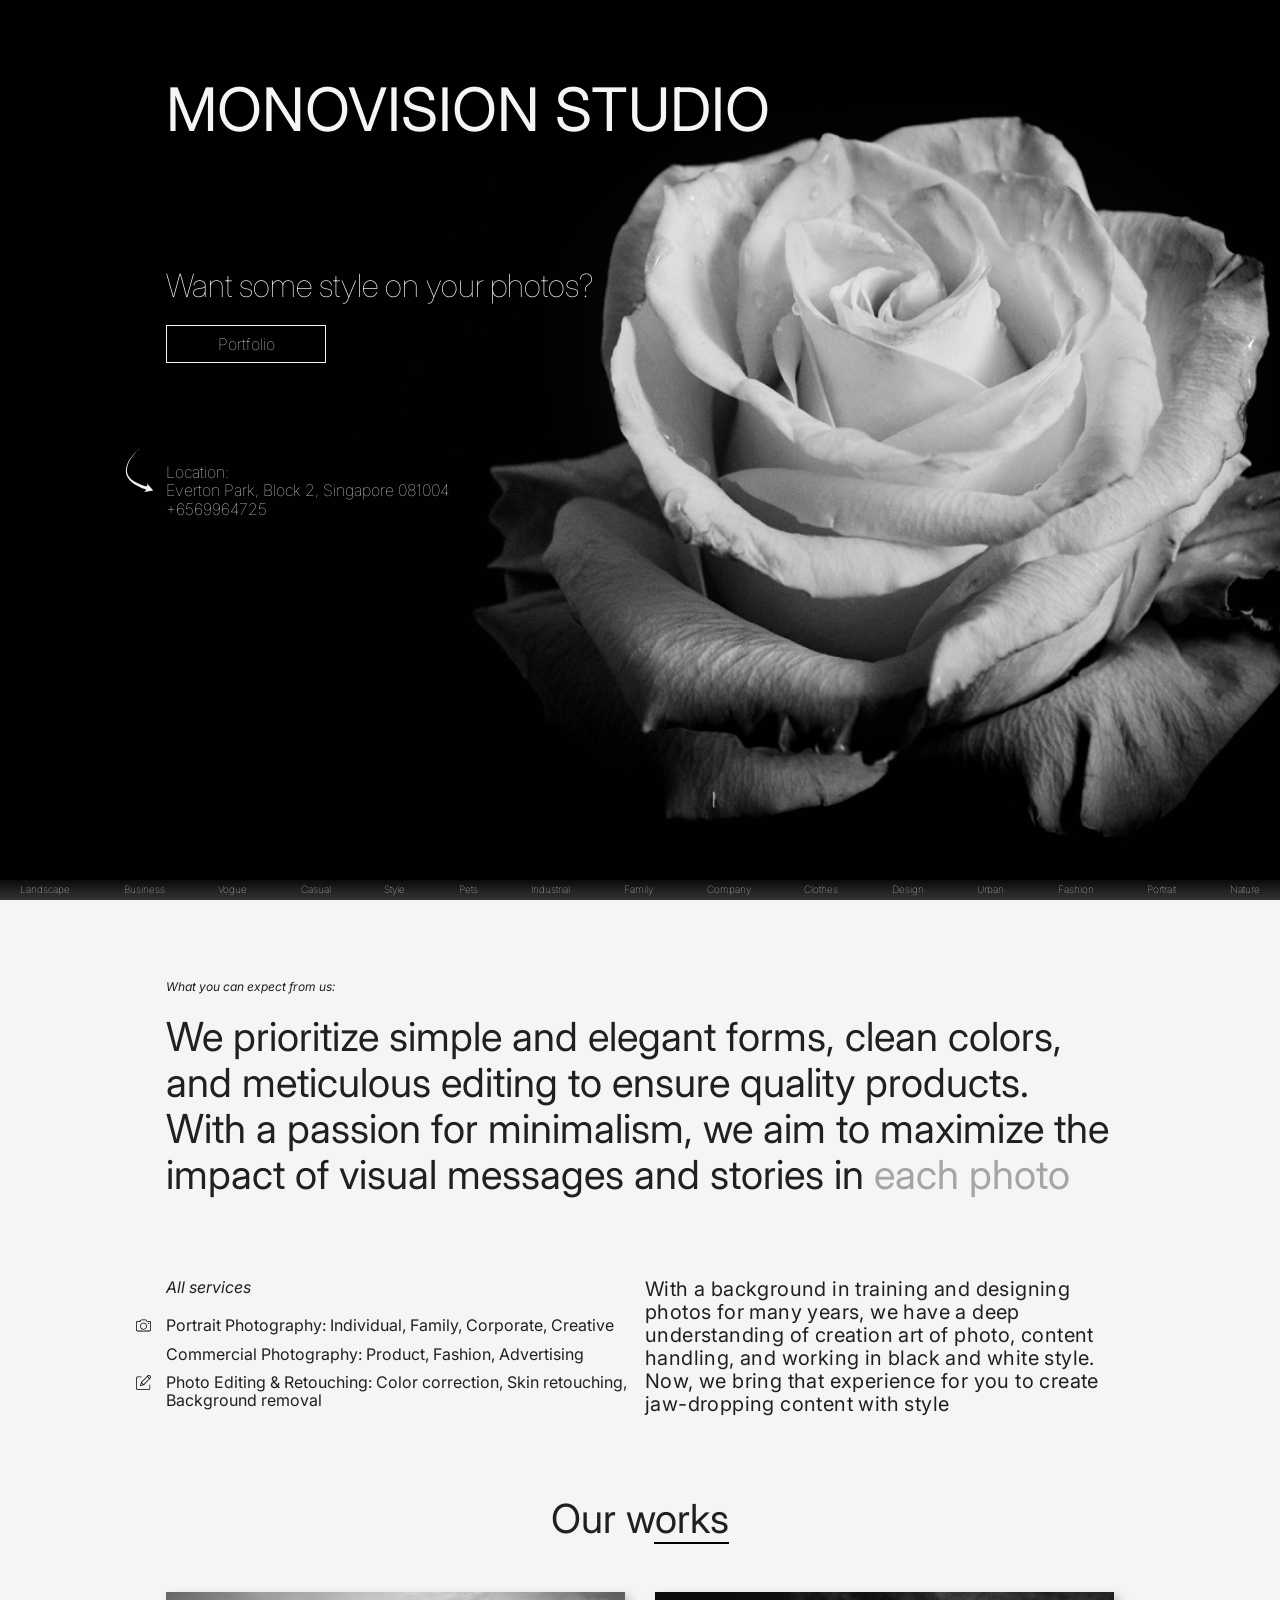
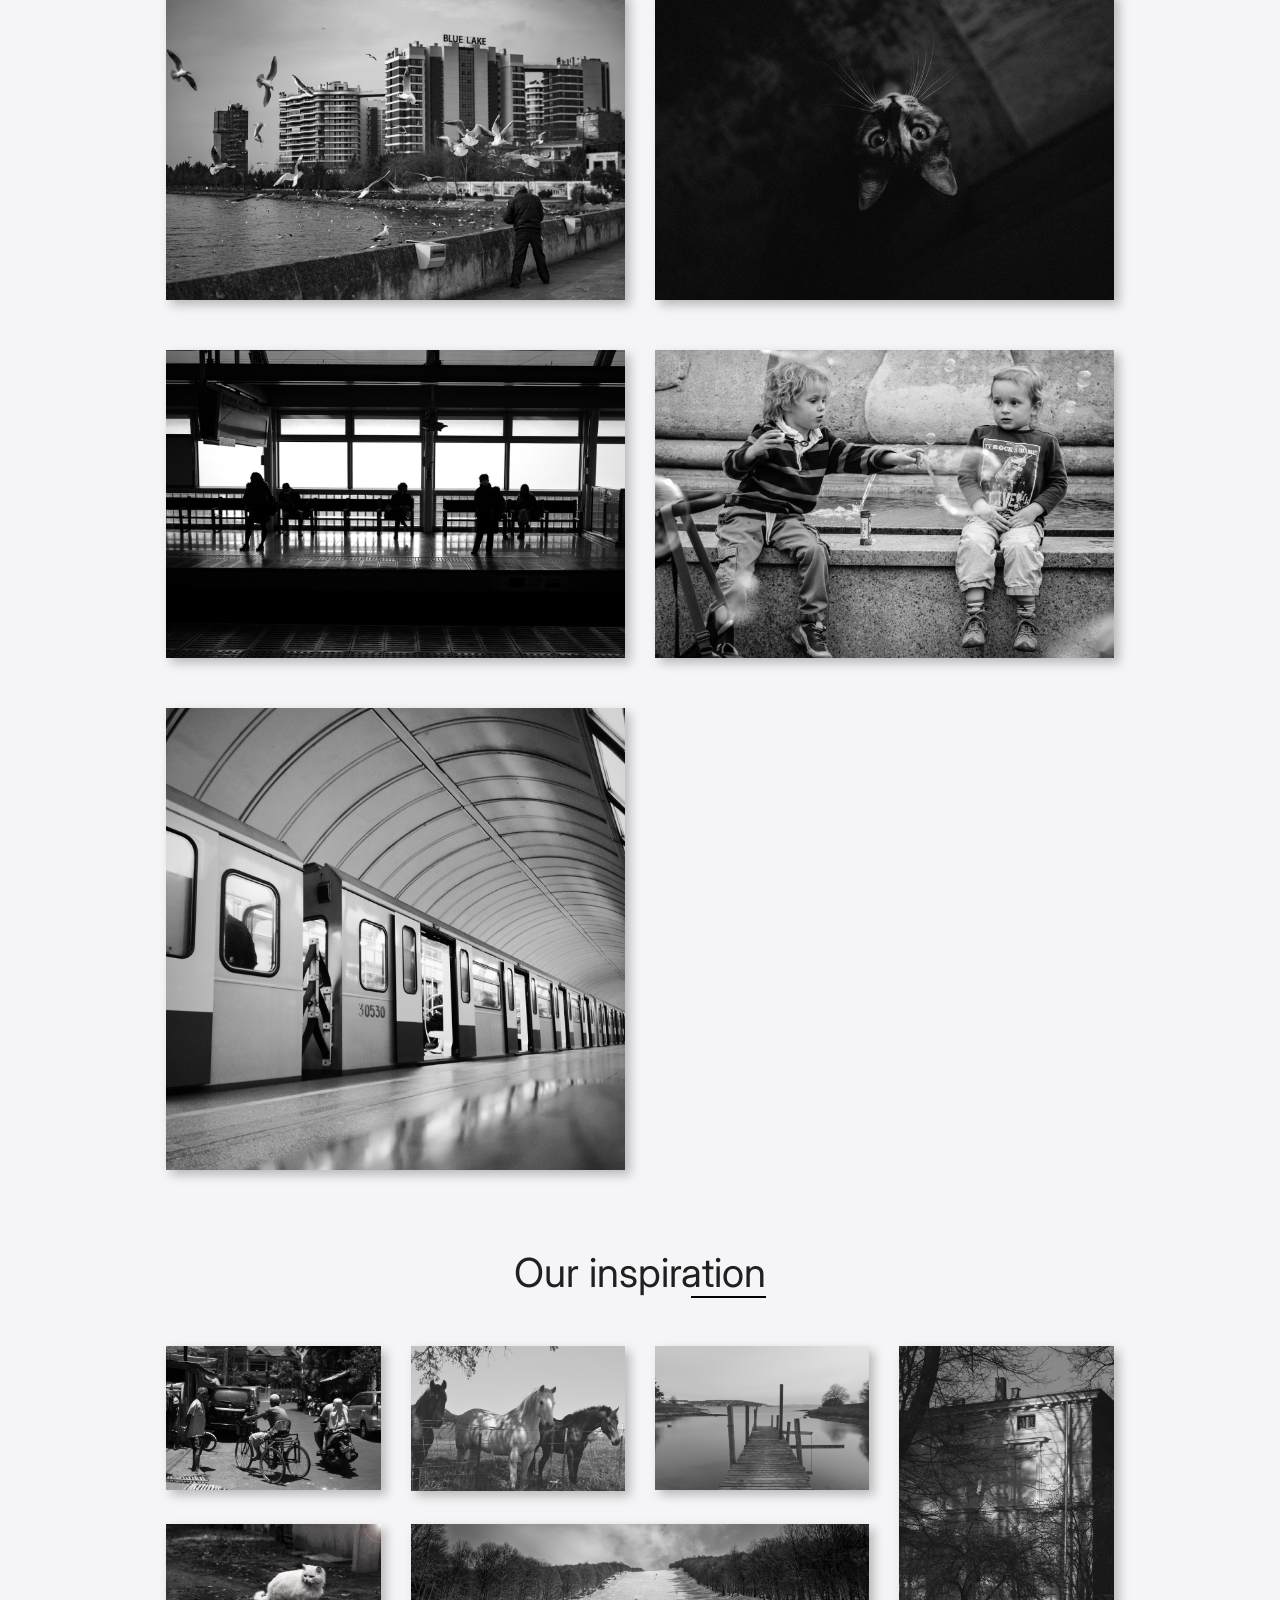
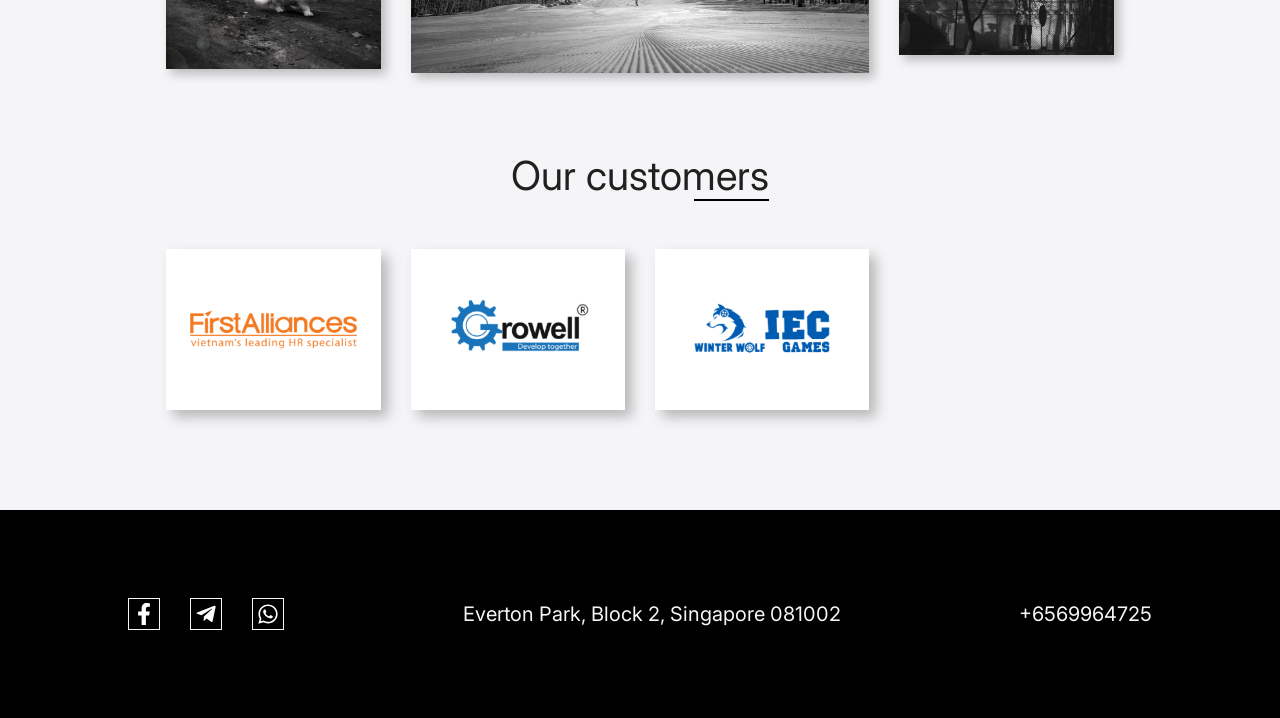
<file: index.html>
<!DOCTYPE html>
<html lang="en">

<head>
    <meta charset="UTF-8" />
    <meta name="viewport" content="width=device-width, initial-scale=1.0" />
    <meta name="description" content="Website for Monovision Studio" />
    <meta name="author" content="Awesome" />
    <title>Monovision Studio</title>
    <link rel="icon" type="image/x-icon" href="favicon.ico" />
    <link rel="stylesheet" href="css/modern-normalize.min.css" />
    <link
        href="https://fonts.googleapis.com/css2?family=Inter:ital,opsz,wght@0,14..32,100..900;1,14..32,100..900&display=swap"
        rel="stylesheet" />
    <link rel="stylesheet" href="css/style.css" />
</head>

<body>
    <main>
        <section class="promo">
            <div class="container">
                <h1 class="promo__title">Monovision Studio</h1>
                <h2 class="promo__subtitle">Want some style on your photos?</h2>
                <a href="#portfolio" class="btn">Portfolio</a>
                <div class="promo__address">
                    Location:
                    <address>
                        Everton Park, Block 2, Singapore 081004
                    </address>
                    <a href="tel:+6569964725">+6569964725</a>
                </div>
            </div>
            <ul class="keywords">
                <li>Landscape</li>
                <li>Business</li>
                <li>Vogue</li>
                <li>Casual</li>
                <li>Style</li>
                <li>Pets</li>
                <li>Industrial</li>
                <li>Family</li>
                <li>Company</li>
                <li>Clothes</li>
                <li>Design</li>
                <li>Urban</li>
                <li>Fashion</li>
                <li>Portrait</li>
                <li>Nature</li>
            </ul>
        </section>
        <section class="about">
            <div class="container">
                <h2 class="about__title">What you can expect from us:</h2>
                <p class="about__text">We prioritize simple and elegant forms, clean colors, and meticulous editing to
                    ensure quality products. With a passion for minimalism, we aim to maximize the impact of visual
                    messages and stories in <span>each photo</span>
                </p>
                <div class="service">
                    <div class="services__items">
                        <div class="services__items-subtitle">All services</div>
                        <ul>
                            <li>Portrait Photography: Individual, Family, Corporate, Creative</li>
                            <li>Commercial Photography: Product, Fashion, Advertising</li>
                            <li>Photo Editing & Retouching: Color correction, Skin retouching, Background removal</li>
                        </ul>
                    </div>
                    <div class="services__text">
                        With a background in training and designing photos for many years, we have a deep understanding
                        of creation art of photo, content handling, and working in black and white style.
                        <br>
                        Now, we bring that experience for you to create jaw-dropping content with style
                    </div>
                </div>
            </div>
        </section>
        <section class="works">
            <div class="container">
                <h2 id="portfolio" class="title"><span>Our works</span></h2>
                <div class="works__grid">
                    <img src="img/works/bridge.jpg" alt="bridge">
                    <img src="img/works/cat.jpg" alt="cat">
                    <img src="img/works/train.jpg" alt="train">
                    <img src="img/works/children.jpg" alt="children">
                    <img src="img/works/underground.jpg" alt="underground">
                </div>
            </div>
        </section>
        <section class="inspiration">
            <div class="container">
                <h2 class="title"><span>Our inspiration</span></h2>
                <div class="inspiration__grid">
                    <img src="img/inspiration/man.jpg" alt="man">
                    <img src="img/inspiration/horses.jpg" alt="horses">
                    <img src="img/inspiration/bridge.jpg" alt="bridge">
                    <img id="coll" src="img/inspiration/tenement.jpg" alt="tenement">
                    <img src="img/inspiration/cat.jpg" alt="cat">
                    <img id="row" src="img/inspiration/sky.jpg" alt="sky">
                </div>
            </div>
        </section>
        <section class="customers">
            <div class="container">
                <h2 class="title"><span>Our customers</span></h2>
                <div class="customers__wrapper">
                    <img src="logo/logo-first-alliances.jpg" alt="1alliances">
                    <img src="logo/logo-growell.jpg" alt="gorwell">
                    <img src="logo/logo-iec-winter-wolf.jpg" alt="winterwolf">
                </div>
            </div>
        </section>
        <footer class="footer">
            <ul class="footer__socials">
                <li>
                    <a href="#" class="footer__link">
                        <img src="icons/facebook.svg" alt="facebook">
                    </a>
                </li>
                <li>
                    <a href="#" class="footer__link">
                        <img src="icons/tg.svg" alt="tg">
                    </a>
                </li>
                <li>
                    <a href="#" class="footer__link">
                        <img src="icons/whatsapp.svg" alt="whatsapp">
                    </a>
                </li>
            </ul>
            <address class="footer__address">
                Everton Park, Block 2, Singapore 081002
            </address>
            <a class="footer__tel" href="tel:+6569964725">+6569964725</a>
        </footer>
    </main>
</body>

</html>
</file>
<file: css/style.css>
h1,
h2,
h3,
h4,
h5,
figure,
p,
ol,
ul {
    margin: 0;
}

ol[role="list"],
ul[role="list"] {
    list-style: none;
    padding-inline: 0;
}

h1,
h2,
h3,
h4,
h5 {
    font-size: inherit;
    font-weight: inherit;
}

img {
    display: block;
    max-inline-size: 100%;
}

:root {
    --light-color: #f5f5f7;
    --dark-color: #221f20;
    --container-padding-inline: 13%;
    --footer-padding-inline: 10%;

    @media screen and (max-width: 768px) {
        --container-padding-inline: 6%;
        --footer-padding-inline: 6%;
    }

    @media screen and (max-width: 576px) {
        --container-padding-inline: 15px;
        --footer-padding-inline: 15px;
    }
}

html {
    font-family: "Inter", sans-serif;
    scroll-behavior: smooth;
}

.container {
    padding: 0 var(--container-padding-inline);
}

.title {

    font-weight: 400;
    font-size: 40px;
    color: var(--dark-color);
    text-align: center;

    span {
        position: relative
    }

    span::after {
        content: "";
        display: block;
        position: absolute;
        bottom: -1px;
        right: 0px;
        border: 1px solid #000;
        width: 75px;
        height: 2px;
    }

    @media screen and (max-width: 768px) {
        font-size: 36px;
    }

    @media screen and (max-width: 576px) {
        font-size: 24px;
    }
}

.promo {
    position: relative;
    min-height: 100vh;
    background: url(../img/main_bg.jpg) center center / cover no-repeat;
    padding-top: 75px;

    @media screen and (max-width: 768px) {
        & {
            background-image: url(../img/tablet_bg.jpg);
        }
    }

    @media screen and (max-width: 576px) {
        min-height: 500px;
        padding-top: 50px;
    }
}

.promo__title {
    font-weight: 400;
    font-size: 60px;
    text-transform: uppercase;
    color: var(--light-color);

    @media screen and (max-width: 768px) {
        font-size: 48px;
    }

    @media screen and (max-width: 576px) {
        font-size: 26px;
    }
}

.promo__subtitle {
    font-weight: 100;
    font-size: 32px;
    color: var(--light-color);
    margin-top: 124px;

    @media screen and (max-width: 768px) {
        & {
            font-size: 24px;
            margin-top: 80px;
        }
    }

    @media screen and (max-width: 576px) {
        font-size: 16px;
        margin-top: 30px;
    }

}

.btn {
    display: flex;
    justify-content: center;
    align-items: center;
    text-decoration: none;
    width: 160px;
    min-height: 38px;
    background: rgba(217, 217, 217, 0);
    border: 1px solid var(--light-color);
    font-weight: 100;
    font-size: 16px;
    color: var(--light-color);
    margin-top: 20px;
    padding: 3px 10px;
    cursor: pointer;
    transition: all 0.3s ease-out;

    @media screen and (max-width: 576px) {
        font-size: 14px;
        width: 120px;
        min-height: 30px;
    }
}

.btn:hover {
    font-weight: 500;
    box-shadow: 5px 5px 10px 0 rgba(255, 255, 255, 0.62);

}

.promo__address {
    position: relative;
    margin-top: 100px;
    font-weight: 100;
    font-size: 16px;
    color: var(--light-color);

    address {
        font-style: normal;
    }

    a {
        color: inherit;
        text-decoration: none;
    }

    &::before {
        position: absolute;
        left: -45px;
        top: -17px;
        content: "";
        display: block;
        width: 40px;
        height: 49px;
        background: url(../icons/arrow.svg) center center / cover no-repeat
    }

    @media screen and (max-width: 768px) {
        & {
            margin-top: 80px;
        }

        &::before {
            left: -40px
        }
    }

    @media screen and (max-width: 750px) {
        &::before {
            display: none;
        }
    }

    @media screen and (max-width: 576px) {
        margin-top: 233px;
    }
}

.keywords {
    display: flex;
    justify-content: space-between;
    align-items: center;
    position: absolute;
    bottom: 0;
    padding: 0 360px;
    width: 100%;
    height: 20px;
    background: linear-gradient(180deg, rgba(255, 255, 255, 0.04) 0%, rgba(255, 255, 255, 0.12) 50%, rgba(255, 255, 255, 0.2) 100%);

    li {
        list-style-type: none;
        font-weight: 100;
        font-size: 10px;
        color: var(--light-color);
    }

    @media screen and (max-width: 1440px) {
        & {
            padding: 0px 20px;
        }
    }

    @media screen and (max-width: 768px) {
        & li:nth-last-child(-n + 6) {
            display: none;
        }
    }

    @media screen and (max-width: 576px) {
        & {
            margin-top: 10%;
        }

        & li:nth-last-child(-n + 11) {
            display: none;
        }
    }
}

.about {
    background-color: var(--light-color);
    padding-top: 80px;

    @media screen and (max-width: 576px) {
        padding-top: 50px;
    }
}

.about__title {
    font-style: italic;
    font-weight: 400;
    font-size: 12px;
    color: var(--dark-color);
}

.about__text {
    width: 1100px;
    margin-top: 20px;
    font-weight: 400;
    font-size: 40px;
    color: var(--dark-color);

    span {
        color: #a5a5a5
    }

    @media screen and (max-width: 1440px) {
        width: 100%;
    }

    @media screen and (max-width: 768px) {
        font-size: 24px;
    }

    @media screen and (max-width: 576px) {
        font-size: 16px;
    }
}

.service {
    display: flex;
    column-gap: 10px;
    margin-top: 80px;

    @media screen and (max-width: 768px) {
        display: block;
        margin-top: 40px;
    }

    @media screen and (max-width: 576px) {
        margin-top: 20px;
    }
}

.services__items {
    width: 50%;

    ul {
        margin-top: 20px;
        padding: 0;

        li {
            position: relative;
            margin-top: 10px;
            list-style-type: none;
            font-weight: 400;
            font-size: 16px;
            color: var(--dark-color);

            &:first-child::before {
                content: "";
                display: block;
                position: absolute;
                width: 15px;
                height: 15px;
                background: url("../icons/camera.svg") center center / cover no-repeat;
                left: -30px;
                top: 2px;
            }

            &:nth-child(3)::before {
                content: "";
                display: block;
                position: absolute;
                width: 15px;
                height: 15px;
                background: url(../icons/edit.svg) center center / cover no-repeat;
                left: -30px;
                top: 2px;
            }
        }
    }

    @media screen and (max-width: 768px) {
        width: 100%;
    }

    @media screen and (max-width: 576px) {
        & ul li {
            margin-top: 5px;
            font-size: 14px;
        }

        & ul li:first-child::before {
            display: none;
        }

        & ul li:nth-child(3)::before {
            display: none;
        }
    }
}

.services__items-subtitle {
    font-style: italic;
    font-weight: 400;
    font-size: 16px;
    color: var(--dark-color);

    @media screen and (max-width: 375px) {
        font-size: 12px;
    }
}

.services__text {
    width: 50%;
    font-weight: 400;
    font-size: 20px;
    letter-spacing: 0.02em;
    color: var(--dark-color);

    @media screen and (max-width: 768px) {
        width: 100%;
        margin-top: 40px;
        font-size: 20px;
    }

    @media screen and (max-width: 576px) {
        font-size: 12px;
        margin-top: 20px;
    }
}

.works {
    background-color: var(--light-color);
    padding-top: 80px;

    @media screen and (max-width: 768px) {
        padding-top: 50px;
    }
}

.works__grid {
    display: grid;
    grid-template-columns: repeat(2, 1fr);
    grid-template-rows: repeat(2, 1fr) 1.5fr;
    column-gap: 30px;
    row-gap: 50px;
    margin-top: 50px;

    img {
        height: 100%;
        width: 100%;
        object-fit: cover;
        box-shadow: 5px 5px 10px 0 rgba(0, 0, 0, 0.25);
    }

    @media screen and (max-width: 768px) {
        column-gap: 20px;
        row-gap: 30px;
        margin-top: 40px;
    }

    @media screen and (max-width: 576px) {
        grid-template-columns: 1fr;
        grid-template-rows: repeat(4, 1fr) 1.5fr;
        column-gap: 0px;
        row-gap: 30px;
    }
}

.inspiration {
    padding-top: 80px;
    background-color: var(--light-color);

    @media screen and (max-width: 768px) {
        padding-top: 50px;
    }
}

.inspiration__grid {
    display: grid;
    grid-template-columns: repeat(4, 1fr);
    grid-template-rows: repeat(2, 1fr);
    gap: 30px;
    margin-top: 50px;

    img {
        width: 100%;
        box-shadow: 5px 5px 10px 0px rgba(0, 0, 0, 0.25);
    }

    /* После 1200 фотки кажутся слишком маленькими, так что лучше адаптировать */
    @media screen and (max-width: 1200px) {
        grid-template-columns: repeat(2, 1fr);
        grid-template-rows: repeat(4, 1fr);
        gap: 30px 20px;
    }

    @media screen and (max-width: 768px) {
        margin-top: 40px;
    }

    @media screen and (max-width: 576px) {
        grid-template-columns: 1fr;
        /* 2.1 и 0.5 значения были получены, если разделить 
        высоту этого изображения на высоту стандартного изображения */
        grid-template-rows: repeat(3, 1fr) 2.1fr 1fr 0.5fr;
        column-gap: 0px;
        row-gap: 20px;
    }
}

#row {
    grid-column: 2/4;

    @media screen and (max-width: 1200px) {
        grid-column: 1/3;
    }

    @media screen and (max-width: 576px) {
        grid-column: auto;
    }
}

#coll {
    grid-row: 1/3;
    grid-column: 4/5;

    @media screen and (max-width: 1200px) {
        grid-row: 2/4;
        grid-column: 2/3;
    }

    @media screen and (max-width: 576px) {
        grid-row: auto;
        grid-column: auto;
    }
}

.customers {
    padding: 80px 0 100px 0;
    background-color: var(--light-color);

    @media screen and (max-width: 768px) {
        padding: 50px 0px;
    }
}

.customers__wrapper {
    display: flex;
    flex-wrap: wrap;
    margin-top: 50px;
    gap: 30px;

    img {
        width: calc((100% - 90px) / 4);
        box-shadow: 7px 7px 12px 0 rgba(0, 0, 0, 0.25);
    }

    @media screen and (max-width: 768px) {
        & {
            gap: 20px;
            margin-top: 40px;
        }

        img {
            width: calc((100% - 60px) / 4);
        }
    }

    @media screen and (max-width: 576px) {
        & {
            margin-top: 30px;
            column-gap: 36px;
            row-gap: 20px;
            justify-content: space-between;
        }

        img {
            width: calc((100% - 36px) / 2);
        }
    }
}

.footer {
    display: flex;
    justify-content: space-between;
    align-items: center;
    padding: 88px var(--footer-padding-inline);
    background: #000;
    color: var(--light-color, #f5f5f7);
    font-size: 20px;
    font-style: normal;
    font-weight: 400;
    line-height: normal;

    @media screen and (max-width: 768px) {
        font-size: 16px;
        flex-direction: column;
        align-items: flex-start;
        row-gap: 35px;
        padding: 30px var(--footer-padding-inline) 40px var(--footer-padding-inline);
    }

    @media screen and (max-width: 576px) {
        align-items: center;

    }
}

.footer__address {
    font-style: normal
}

.footer__tel {
    color: var(--light-color);
    text-decoration: none;
}

.footer__socials {
    padding-left: 0;
    list-style: none;
    display: flex;
    column-gap: 30px;

    li {
        border: 1px solid var(--light-color);
        background: rgba(217, 217, 217, 0);
        width: 32px;
        height: 32px;

        a {
            display: flex;
            justify-content: center;
            align-items: center;
            width: 100%;
            height: 100%;

            img {
                width: 22px;
                height: 22px;
            }
        }
    }
}
</file>
